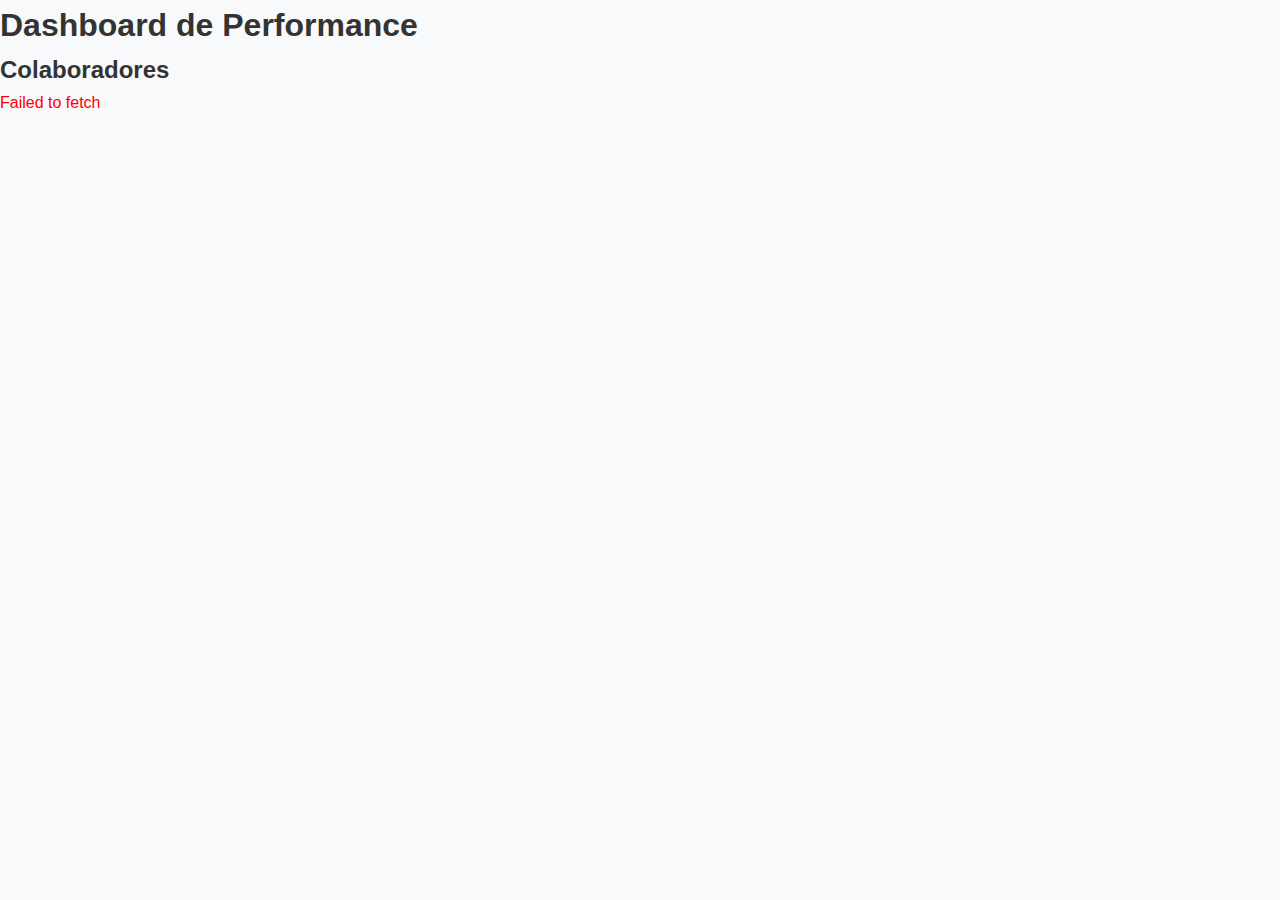
<file: src/main/resources/static/index.html>
<!DOCTYPE html>
<html lang="pt-br">
<head>
    <meta charset="UTF-8">
    <meta name="viewport" content="width=device-width, initial-scale=1.0">
    <title>Dashboard de Colaboradores</title>
    <link rel="stylesheet" href="style.css">
</head>
<body>

<header>
    <div class="container">
        <h1>Dashboard de Performance</h1>
    </div>
</header>

<main class="container">
    <h2>Colaboradores</h2>
    <div id="loading" class="loading">Carregando...</div>
    <div id="colaborador-lista" class="colaborador-grid">
    </div>
</main>

<script src="app.js"></script>
</body>
</html>
</file>
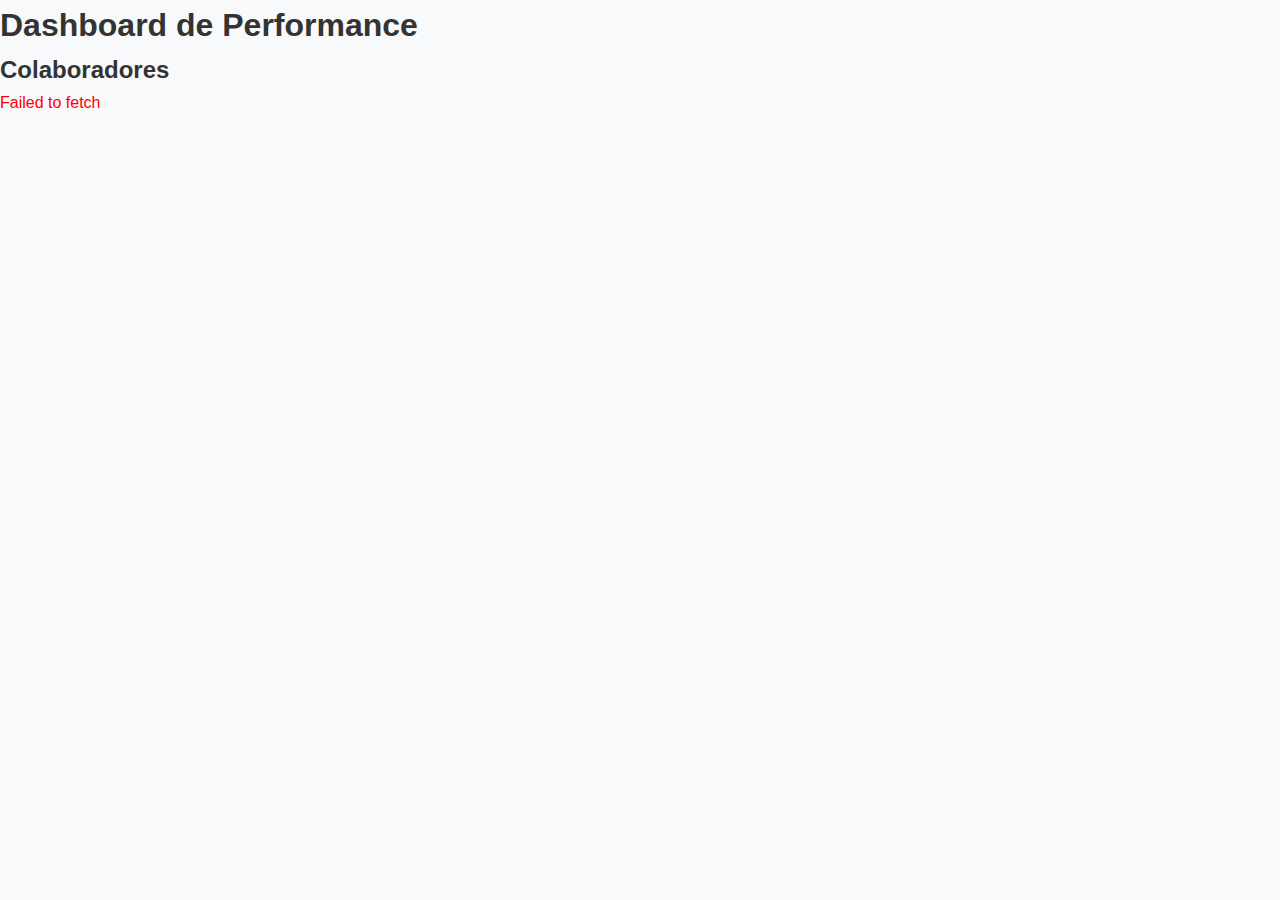
<file: src/main/resources/static/detalhes.html>
<!DOCTYPE html>
<html lang="pt-br">
<head>
    <meta charset="UTF-8">
    <meta name="viewport" content="width=device-width, initial-scale=1.0">
    <title>Detalhes do Colaborador</title>
    <link rel="stylesheet" href="style.css">
</head>
<body>

<header>
    <div class="container">
        <h1>Perfil do Colaborador</h1>
    </div>
</header>

<main class="container">
    <a href="index.html" class="btn-voltar">&larr; Voltar para a lista</a>

    <div id="loading" class="loading">Carregando...</div>

    <div id="colaborador-info" class="card card-info" style="display: none;">
    </div>

    <div class="detalhes-grid">
        <div id="avaliacao-container" class="card" style="display: none;">
            <h3>Avaliação Comportamental</h3>
            <div id="avaliacao-detalhes"></div>
        </div>

        <div id="entregas-container" class="card" style="display: none;">
            <h3>Entregas Realizadas</h3>
            <div id="entregas-lista"></div>
        </div>
    </div>
</main>

<script src="detalhes.js"></script>
</body>
</html>
</file>
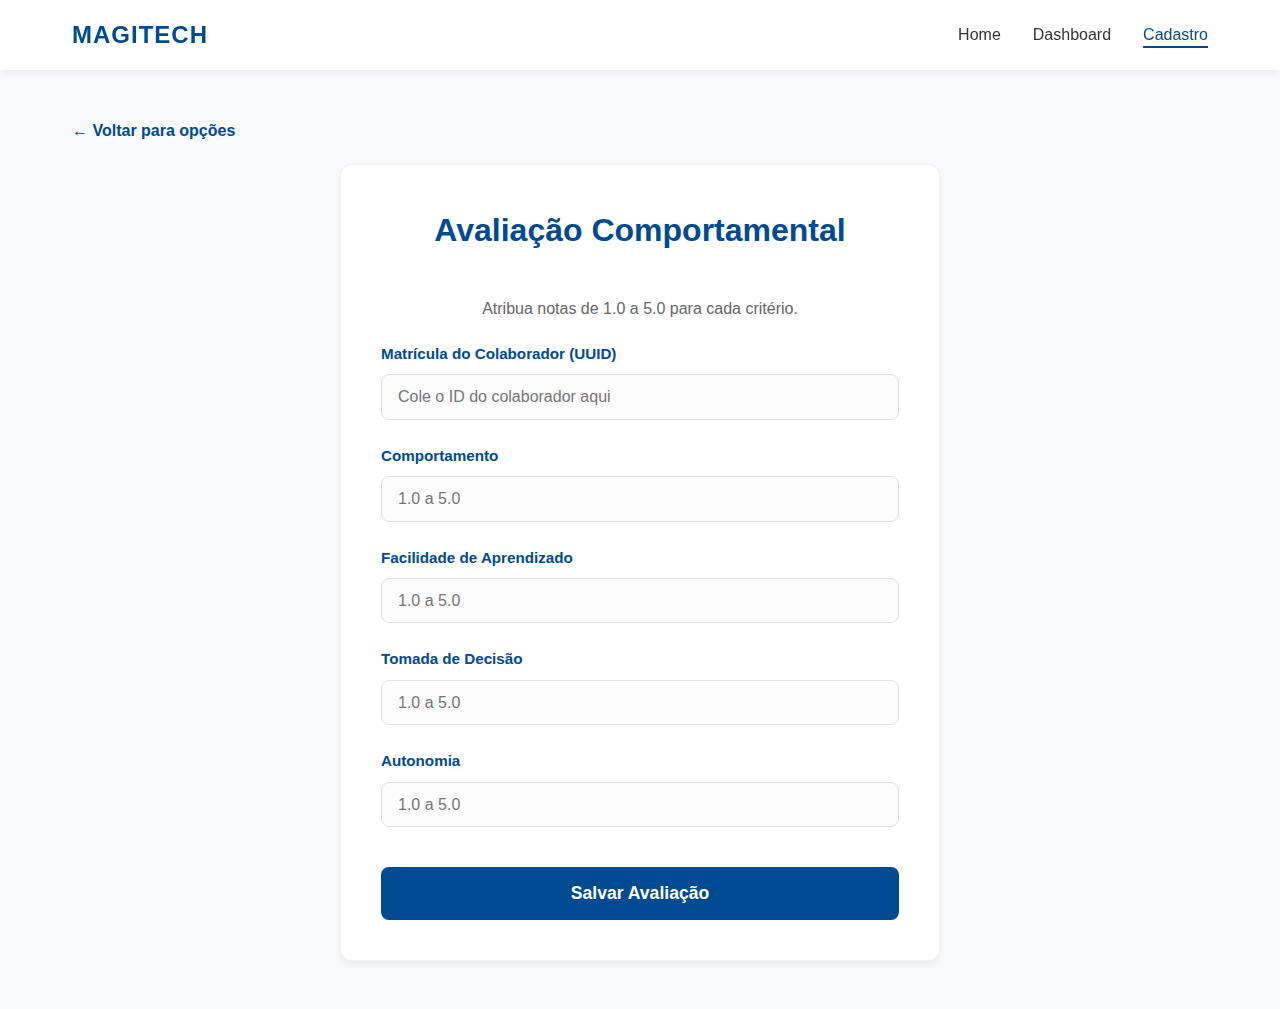
<file: src/main/resources/static/form-avaliacao.html>
<!DOCTYPE html>
<html lang="pt-br">
<head>
    <meta charset="UTF-8">
    <meta name="viewport" content="width=device-width, initial-scale=1.0">
    <title>Avaliação Comportamental - MAGITECH</title>
    <link rel="stylesheet" href="style.css">
</head>
<body>

<nav class="navbar">
    <div class="nav-container">
        <a href="index.html" class="logo">MAGITECH</a>
        <ul class="nav-links">
            <li><a href="index.html">Home</a></li>
            <li><a href="dashboard.html">Dashboard</a></li>
            <li><a href="cadastro.html" class="active">Cadastro</a></li>
        </ul>
    </div>
</nav>

<main class="main-content">
    <a href="cadastro.html" class="btn-voltar">&larr; Voltar para opções</a>

    <div class="form-container">
        <h2 class="section-title" style="text-align: center; border: none;">Avaliação Comportamental</h2>
        <p style="text-align: center; color: #666; margin-bottom: 20px;">Atribua notas de 1.0 a 5.0 para cada critério.</p>

        <form id="form-avaliacao">
            <div class="form-group">
                <label for="matricula">Matrícula do Colaborador (UUID)</label>
                <input type="text" id="matricula" class="form-control" placeholder="Cole o ID do colaborador aqui" required>
            </div>

            <div class="form-group">
                <label for="notaComportamental">Comportamento</label>
                <input type="number" id="notaComportamental" class="form-control" min="1" max="5" step="0.1" placeholder="1.0 a 5.0" required>
            </div>

            <div class="form-group">
                <label for="notaAprendizado">Facilidade de Aprendizado</label>
                <input type="number" id="notaAprendizado" class="form-control" min="1" max="5" step="0.1" placeholder="1.0 a 5.0" required>
            </div>

            <div class="form-group">
                <label for="notaDecisao">Tomada de Decisão</label>
                <input type="number" id="notaDecisao" class="form-control" min="1" max="5" step="0.1" placeholder="1.0 a 5.0" required>
            </div>

            <div class="form-group">
                <label for="notaAutonomia">Autonomia</label>
                <input type="number" id="notaAutonomia" class="form-control" min="1" max="5" step="0.1" placeholder="1.0 a 5.0" required>
            </div>

            <button type="submit" class="btn-submit">Salvar Avaliação</button>
            <div id="feedback" class="feedback-message"></div>
        </form>
    </div>
</main>

<script src="forms.js"></script>
</body>
</html>
</file>
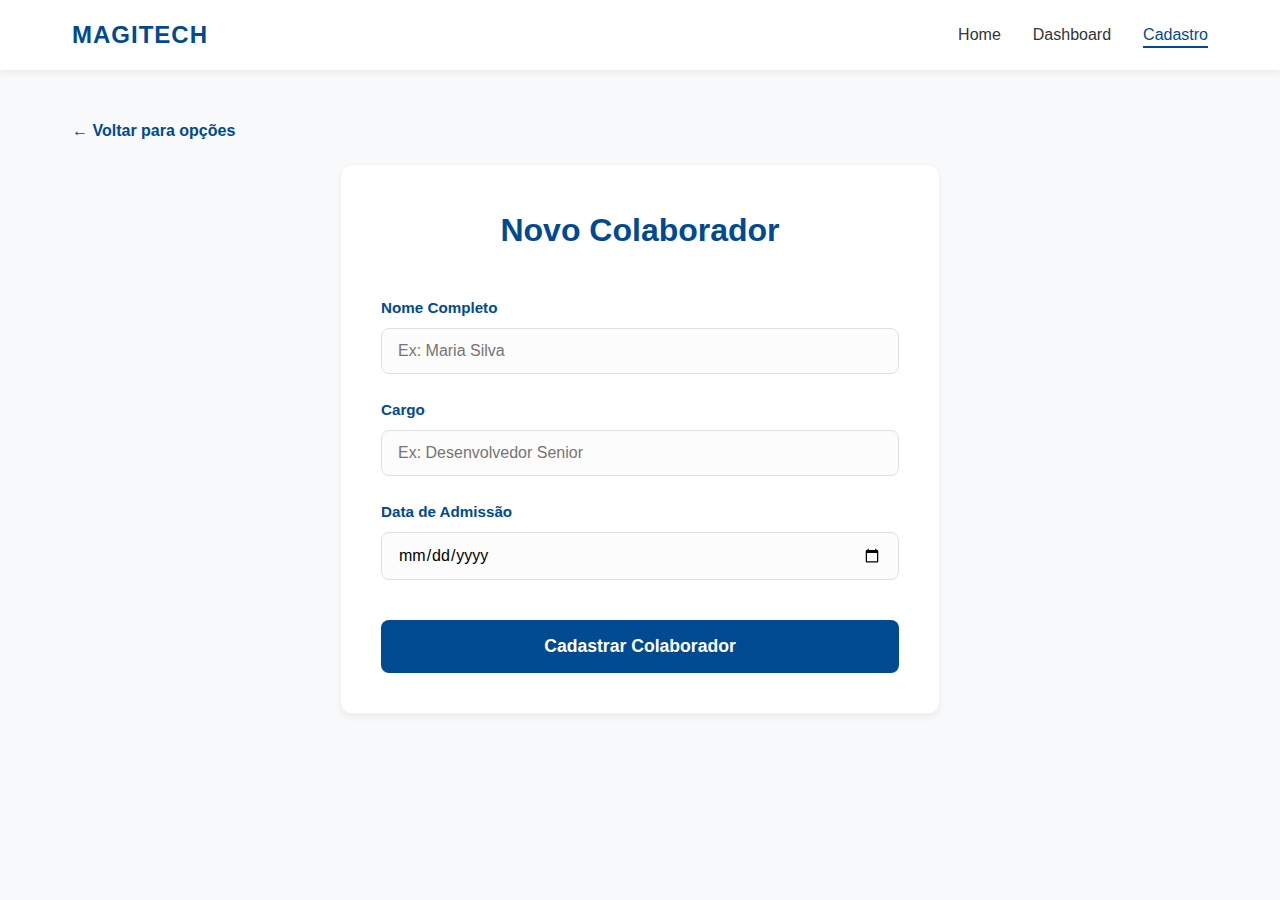
<file: src/main/resources/static/form-colaborador.html>
<!DOCTYPE html>
<html lang="pt-br">
<head>
    <meta charset="UTF-8">
    <meta name="viewport" content="width=device-width, initial-scale=1.0">
    <title>Cadastro de Colaborador - MAGITECH</title>
    <link rel="stylesheet" href="style.css">
</head>
<body>

<nav class="navbar">
    <div class="nav-container">
        <a href="index.html" class="logo">MAGITECH</a>
        <ul class="nav-links">
            <li><a href="index.html">Home</a></li>
            <li><a href="dashboard.html">Dashboard</a></li>
            <li><a href="cadastro.html" class="active">Cadastro</a></li>
        </ul>
    </div>
</nav>

<main class="main-content">
    <a href="cadastro.html" class="btn-voltar">&larr; Voltar para opções</a>

    <div class="form-container">
        <h2 class="section-title" style="text-align: center; border: none;">Novo Colaborador</h2>

        <form id="form-colaborador">
            <div class="form-group">
                <label for="nome">Nome Completo</label>
                <input type="text" id="nome" class="form-control" placeholder="Ex: Maria Silva" required>
            </div>

            <div class="form-group">
                <label for="cargo">Cargo</label>
                <input type="text" id="cargo" class="form-control" placeholder="Ex: Desenvolvedor Senior" required>
            </div>

            <div class="form-group">
                <label for="dataAdmissao">Data de Admissão</label>
                <input type="date" id="dataAdmissao" class="form-control" required>
            </div>

            <button type="submit" class="btn-submit">Cadastrar Colaborador</button>

            <div id="feedback" class="feedback-message"></div>
        </form>
    </div>
</main>

<script src="forms.js"></script>
</body>
</html>
</file>
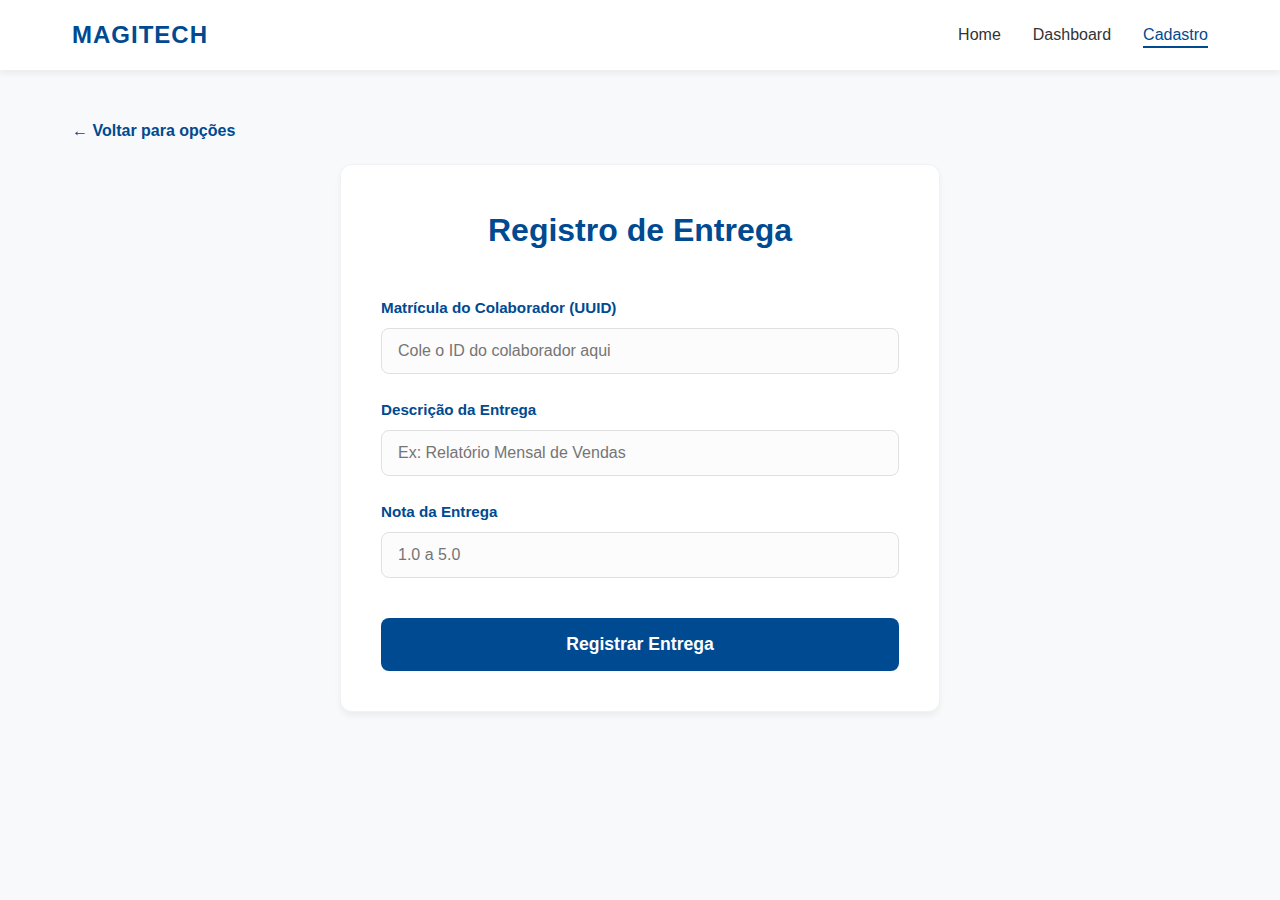
<file: src/main/resources/static/form-entrega.html>
<!DOCTYPE html>
<html lang="pt-br">
<head>
    <meta charset="UTF-8">
    <meta name="viewport" content="width=device-width, initial-scale=1.0">
    <title>Nova Entrega - MAGITECH</title>
    <link rel="stylesheet" href="style.css">
</head>
<body>

<nav class="navbar">
    <div class="nav-container">
        <a href="index.html" class="logo">MAGITECH</a>
        <ul class="nav-links">
            <li><a href="index.html">Home</a></li>
            <li><a href="dashboard.html">Dashboard</a></li>
            <li><a href="cadastro.html" class="active">Cadastro</a></li>
        </ul>
    </div>
</nav>

<main class="main-content">
    <a href="cadastro.html" class="btn-voltar">&larr; Voltar para opções</a>

    <div class="form-container">
        <h2 class="section-title" style="text-align: center; border: none;">Registro de Entrega</h2>

        <form id="form-entrega">
            <div class="form-group">
                <label for="matricula">Matrícula do Colaborador (UUID)</label>
                <input type="text" id="matricula" class="form-control" placeholder="Cole o ID do colaborador aqui" required>
            </div>

            <div class="form-group">
                <label for="descricao">Descrição da Entrega</label>
                <input type="text" id="descricao" class="form-control" placeholder="Ex: Relatório Mensal de Vendas" required>
            </div>

            <div class="form-group">
                <label for="nota">Nota da Entrega</label>
                <input type="number" id="nota" class="form-control" min="1" max="5" step="0.1" placeholder="1.0 a 5.0" required>
            </div>

            <button type="submit" class="btn-submit">Registrar Entrega</button>
            <div id="feedback" class="feedback-message"></div>
        </form>
    </div>
</main>

<script src="forms.js"></script>
</body>
</html>
</file>
<file: src/main/resources/static/style.css>
:root {
    --cor-primaria: #004a91; /* Azul Institucional */
    --cor-secundaria: #007bff; /* Azul Vibrante para acentos */
    --cor-fundo: #f8f9fa;
    --cor-texto: #333;
    --cor-texto-claro: #fff;
    --cor-card: #ffffff;
    --sombra-suave: 0 4px 6px rgba(0, 0, 0, 0.05);
    --sombra-hover: 0 10px 15px rgba(0, 0, 0, 0.1);
    --transicao: all 0.3s ease;

    /* Cores de Feedback */
    --cor-nota-boa: #28a745;
    --cor-nota-media: #ffc107;
    --cor-nota-ruim: #dc3545;
}

* {
    margin: 0;
    padding: 0;
    box-sizing: border-box;
}

body {
    font-family: 'Segoe UI', Roboto, Helvetica, Arial, sans-serif;
    background-color: var(--cor-fundo);
    color: var(--cor-texto);
    line-height: 1.6;
    display: flex;
    flex-direction: column;
    min-height: 100vh;
}

/* --- Navigation Bar --- */
.navbar {
    background-color: var(--cor-card);
    box-shadow: var(--sombra-suave);
    position: sticky;
    top: 0;
    z-index: 1000;
    width: 100%;
}

.nav-container {
    max-width: 1200px;
    margin: 0 auto;
    padding: 1rem 2rem;
    display: flex;
    justify-content: space-between;
    align-items: center;
}

.logo {
    font-size: 1.5rem;
    font-weight: 800;
    color: var(--cor-primaria);
    text-decoration: none;
    letter-spacing: 1px;
}

.nav-links {
    display: flex;
    gap: 2rem;
    list-style: none;
}

.nav-links a {
    text-decoration: none;
    color: var(--cor-texto);
    font-weight: 500;
    font-size: 1rem;
    transition: var(--transicao);
    position: relative;
}

.nav-links a:hover, .nav-links a.active {
    color: var(--cor-primaria);
}

.nav-links a::after {
    content: '';
    position: absolute;
    width: 0;
    height: 2px;
    bottom: -5px;
    left: 0;
    background-color: var(--cor-primaria);
    transition: var(--transicao);
}

.nav-links a:hover::after, .nav-links a.active::after {
    width: 100%;
}

/* --- Hero Section (Home) --- */
.hero {
    background: linear-gradient(135deg, var(--cor-primaria) 0%, var(--cor-secundaria) 100%);
    color: var(--cor-texto-claro);
    flex: 1;
    display: flex;
    align-items: center;
    justify-content: center;
    text-align: center;
    padding: 4rem 2rem;
    width: 100%;
}

.hero-content {
    max-width: 800px;
}

.hero h1 {
    font-size: 3.5rem;
    margin-bottom: 1rem;
    font-weight: 700;
}

.hero p {
    font-size: 1.25rem;
    margin-bottom: 2.5rem;
    opacity: 0.9;
}

.btn {
    display: inline-block;
    padding: 0.8rem 2rem;
    border-radius: 50px;
    text-decoration: none;
    font-weight: 600;
    transition: var(--transicao);
    border: none;
    cursor: pointer;
}

.btn-light {
    background-color: #fff;
    color: var(--cor-primaria);
}

.btn-light:hover {
    background-color: #f0f0f0;
    transform: translateY(-3px);
    box-shadow: 0 5px 15px rgba(0,0,0,0.2);
}

.btn-voltar {
    display: inline-block;
    text-decoration: none;
    color: var(--cor-primaria);
    font-weight: 600;
    margin-bottom: 20px;
    transition: transform 0.2s ease;
}

.btn-voltar:hover {
    transform: translateX(-5px);
}

/* --- Dashboard & Generic Layout --- */
.main-content {
    max-width: 1200px;
    margin: 0 auto;
    padding: 3rem 2rem;
    width: 100%;
    flex: 1;
}

.section-title {
    font-size: 2rem;
    color: var(--cor-primaria);
    margin-bottom: 2rem;
    border-bottom: 2px solid #e0e0e0;
    padding-bottom: 0.5rem;
}

.loading {
    text-align: center;
    padding: 2rem;
    color: #666;
    font-style: italic;
}

/* --- Cards (Dashboard List) --- */
.colaborador-grid {
    display: grid;
    grid-template-columns: repeat(auto-fill, minmax(300px, 1fr));
    gap: 2rem;
}

.card {
    background: var(--cor-card);
    border-radius: 12px;
    padding: 2rem;
    box-shadow: var(--sombra-suave);
    transition: var(--transicao);
    text-decoration: none;
    color: var(--cor-texto);
    border: 1px solid rgba(0,0,0,0.05);
    display: flex;
    flex-direction: column;
    justify-content: space-between;
}

.card:hover {
    transform: translateY(-5px);
    box-shadow: var(--sombra-hover);
    border-color: var(--cor-secundaria);
}

.card h4 {
    color: var(--cor-primaria);
    font-size: 1.3rem;
    margin-bottom: 0.5rem;
}

.card .cargo {
    color: #666;
    margin-bottom: 1.5rem;
}

.card-footer {
    text-align: right;
    font-weight: 600;
    color: var(--cor-secundaria);
    font-size: 0.9rem;
}

/* --- Cadastro Selection Page --- */
.cadastro-options {
    display: grid;
    grid-template-columns: repeat(auto-fit, minmax(280px, 1fr));
    gap: 2rem;
}

.option-card {
    background: var(--cor-card);
    padding: 3rem 2rem;
    border-radius: 16px;
    text-align: center;
    box-shadow: var(--sombra-suave);
    transition: var(--transicao);
    text-decoration: none;
    color: var(--cor-texto);
    border: 2px solid transparent;
}

.option-card:hover {
    border-color: var(--cor-primaria);
    transform: translateY(-8px);
    box-shadow: var(--sombra-hover);
}

.option-icon {
    font-size: 3rem;
    color: var(--cor-primaria);
    margin-bottom: 1.5rem;
    display: block;
}

.option-card h3 {
    margin-bottom: 1rem;
    font-size: 1.5rem;
}

.option-card p {
    color: #666;
}

/* --- Estilos de Formulários Minimalistas --- */
.form-container {
    background-color: var(--cor-card);
    padding: 2.5rem;
    border-radius: 12px;
    box-shadow: var(--sombra-suave);
    max-width: 600px;
    margin: 0 auto;
    border: 1px solid rgba(0,0,0,0.05);
}

.form-group {
    margin-bottom: 1.5rem;
}

.form-group label {
    display: block;
    margin-bottom: 0.5rem;
    font-weight: 600;
    color: var(--cor-primaria);
    font-size: 0.95rem;
}

.form-control {
    width: 100%;
    padding: 0.8rem 1rem;
    font-size: 1rem;
    border: 1px solid #e0e0e0;
    border-radius: 8px;
    transition: var(--transicao);
    font-family: inherit;
    background-color: #fcfcfc;
}

.form-control:focus {
    outline: none;
    border-color: var(--cor-secundaria);
    box-shadow: 0 0 0 3px rgba(0, 123, 255, 0.1);
    background-color: #fff;
}

.btn-submit {
    width: 100%;
    padding: 1rem;
    font-size: 1.1rem;
    font-weight: 700;
    color: #fff;
    background-color: var(--cor-primaria);
    border: none;
    border-radius: 8px;
    cursor: pointer;
    transition: var(--transicao);
    margin-top: 1rem;
}

.btn-submit:hover {
    background-color: var(--cor-secundaria);
    transform: translateY(-2px);
    box-shadow: 0 4px 12px rgba(0, 74, 145, 0.2);
}

.feedback-message {
    margin-top: 1rem;
    padding: 1rem;
    border-radius: 8px;
    text-align: center;
    font-weight: 500;
    display: none;
}

.feedback-success {
    background-color: #d4edda;
    color: #155724;
    border: 1px solid #c3e6cb;
}

.feedback-error {
    background-color: #f8d7da;
    color: #721c24;
    border: 1px solid #f5c6cb;
}

/* --- Header da Página de Detalhes --- */
.card-profile-header {
    background: var(--cor-card);
    padding: 2rem;
    border: none;
    box-shadow: var(--sombra-suave);
    margin-bottom: 2rem;
    border-radius: 12px;
}

.profile-main {
    display: flex;
    justify-content: space-between;
    align-items: flex-start;
    margin-bottom: 0;
}

.profile-identity h2 {
    font-size: 2.2rem;
    color: var(--cor-primaria);
    margin-bottom: 0.5rem;
    font-weight: 800;
}

.profile-meta {
    display: flex;
    gap: 2rem;
    color: #555;
    font-size: 1rem;
}

.meta-item {
    display: flex;
    align-items: center;
    gap: 8px;
    background: #f8f9fa;
    padding: 8px 16px;
    border-radius: 50px;
    border: 1px solid #e9ecef;
}

.meta-icon {
    color: var(--cor-secundaria);
    font-size: 1.1rem;
}

/* --- Botões de Ação Modernos (Refatorado) --- */
.action-buttons {
    display: flex;
    gap: 10px;
}

/* Botões quadrados com ícones */
.btn-icon {
    width: 42px;
    height: 42px;
    border-radius: 12px;
    border: none;
    display: flex;
    align-items: center;
    justify-content: center;
    cursor: pointer;
    transition: all 0.2s cubic-bezier(0.175, 0.885, 0.32, 1.275);
    font-size: 1.2rem;
    color: white;
    box-shadow: 0 4px 6px rgba(0,0,0,0.1);
}

.btn-icon:hover {
    transform: translateY(-3px);
    box-shadow: 0 8px 15px rgba(0,0,0,0.15);
}

.btn-edit {
    background: linear-gradient(135deg, #667eea 0%, #764ba2 100%); /* Gradiente Azul/Roxo */
}

.btn-delete {
    background: linear-gradient(135deg, #ff6b6b 0%, #ee5253 100%); /* Gradiente Vermelho */
}

/* Botões de texto tradicionais (caso usados) */
.btn-action {
    padding: 0.5rem 1rem;
    border: none;
    border-radius: 6px;
    cursor: pointer;
    font-size: 0.9rem;
    font-weight: 600;
    color: white;
    transition: var(--transicao);
    display: inline-flex;
    align-items: center;
    gap: 5px;
}

/* --- Seções de Detalhes (Avaliação e Entregas) --- */
.section-header {
    display: flex;
    justify-content: space-between;
    align-items: center;
    margin-bottom: 1.5rem;
    padding-bottom: 0.8rem;
    border-bottom: 2px solid #f0f2f5;
}

.section-header h3 {
    font-size: 1.4rem;
    color: var(--cor-primaria);
    margin: 0;
    display: flex;
    align-items: center;
    gap: 10px;
}

/* Lista de Avaliação Renovada */
.avaliacao-grid {
    display: grid;
    grid-template-columns: repeat(auto-fit, minmax(200px, 1fr));
    gap: 1.5rem;
    margin-bottom: 2rem;
}

.nota-card {
    background: #fff;
    border: 1px solid #eee;
    padding: 1.5rem;
    border-radius: 12px;
    text-align: center;
    transition: var(--transicao);
}

.nota-card:hover {
    border-color: var(--cor-secundaria);
    box-shadow: 0 5px 15px rgba(0,0,0,0.05);
}

.nota-titulo {
    display: block;
    font-size: 0.9rem;
    color: #666;
    margin-bottom: 0.5rem;
    text-transform: uppercase;
    letter-spacing: 0.5px;
    font-weight: 600;
}

.nota-badge {
    display: inline-block;
    font-size: 1.8rem;
    font-weight: 700;
    padding: 0.2rem 1rem;
    border-radius: 12px;
    color: #fff;
}

.media-container {
    background: linear-gradient(to right, #eef2f3, #e0eafc); /* Fundo metálico suave */
    padding: 1.5rem;
    border-radius: 12px;
    text-align: center;
    font-weight: bold;
    color: var(--cor-primaria);
    font-size: 1.2rem;
    margin-top: 1rem;
    border: 1px solid #d1d9e6;
}

/* Lista de Entregas Renovada */
.entrega-card {
    background: #fff;
    border-radius: 12px;
    padding: 1.2rem 1.5rem;
    margin-bottom: 1rem;
    border: 1px solid #f0f0f0;
    display: flex;
    justify-content: space-between;
    align-items: center;
    transition: all 0.2s ease;
}

.entrega-card:hover {
    transform: translateX(5px);
    border-left: 4px solid var(--cor-secundaria);
    box-shadow: 0 4px 12px rgba(0,0,0,0.05);
}

.entrega-content h4 {
    margin: 0 0 5px 0;
    font-size: 1.1rem;
    color: #333;
}

.entrega-nota {
    font-size: 0.9rem;
    font-weight: 600;
    padding: 4px 10px;
    border-radius: 6px;
    color: white;
}

.detalhes-grid {
    display: flex;
    flex-direction: column;
    gap: 2rem;
}

/* --- SweetAlert Customization --- */
.swal2-input-label {
    margin-top: 1em !important;
    font-weight: 600;
    color: #333;
    display: block;
    text-align: left;
}

/* --- Responsividade --- */
@media (max-width: 768px) {
    .nav-container {
        flex-direction: column;
        gap: 1rem;
    }

    .nav-links {
        width: 100%;
        justify-content: center;
        gap: 1.5rem;
    }

    .hero h1 {
        font-size: 2.5rem;
    }

    /* Ajustes para detalhes no mobile */
    .profile-main {
        flex-direction: column;
        gap: 1rem;
    }
    .profile-meta {
        flex-direction: column;
        gap: 0.5rem;
    }
    .action-buttons {
        width: 100%;
        justify-content: flex-start;
    }
}
</file>
